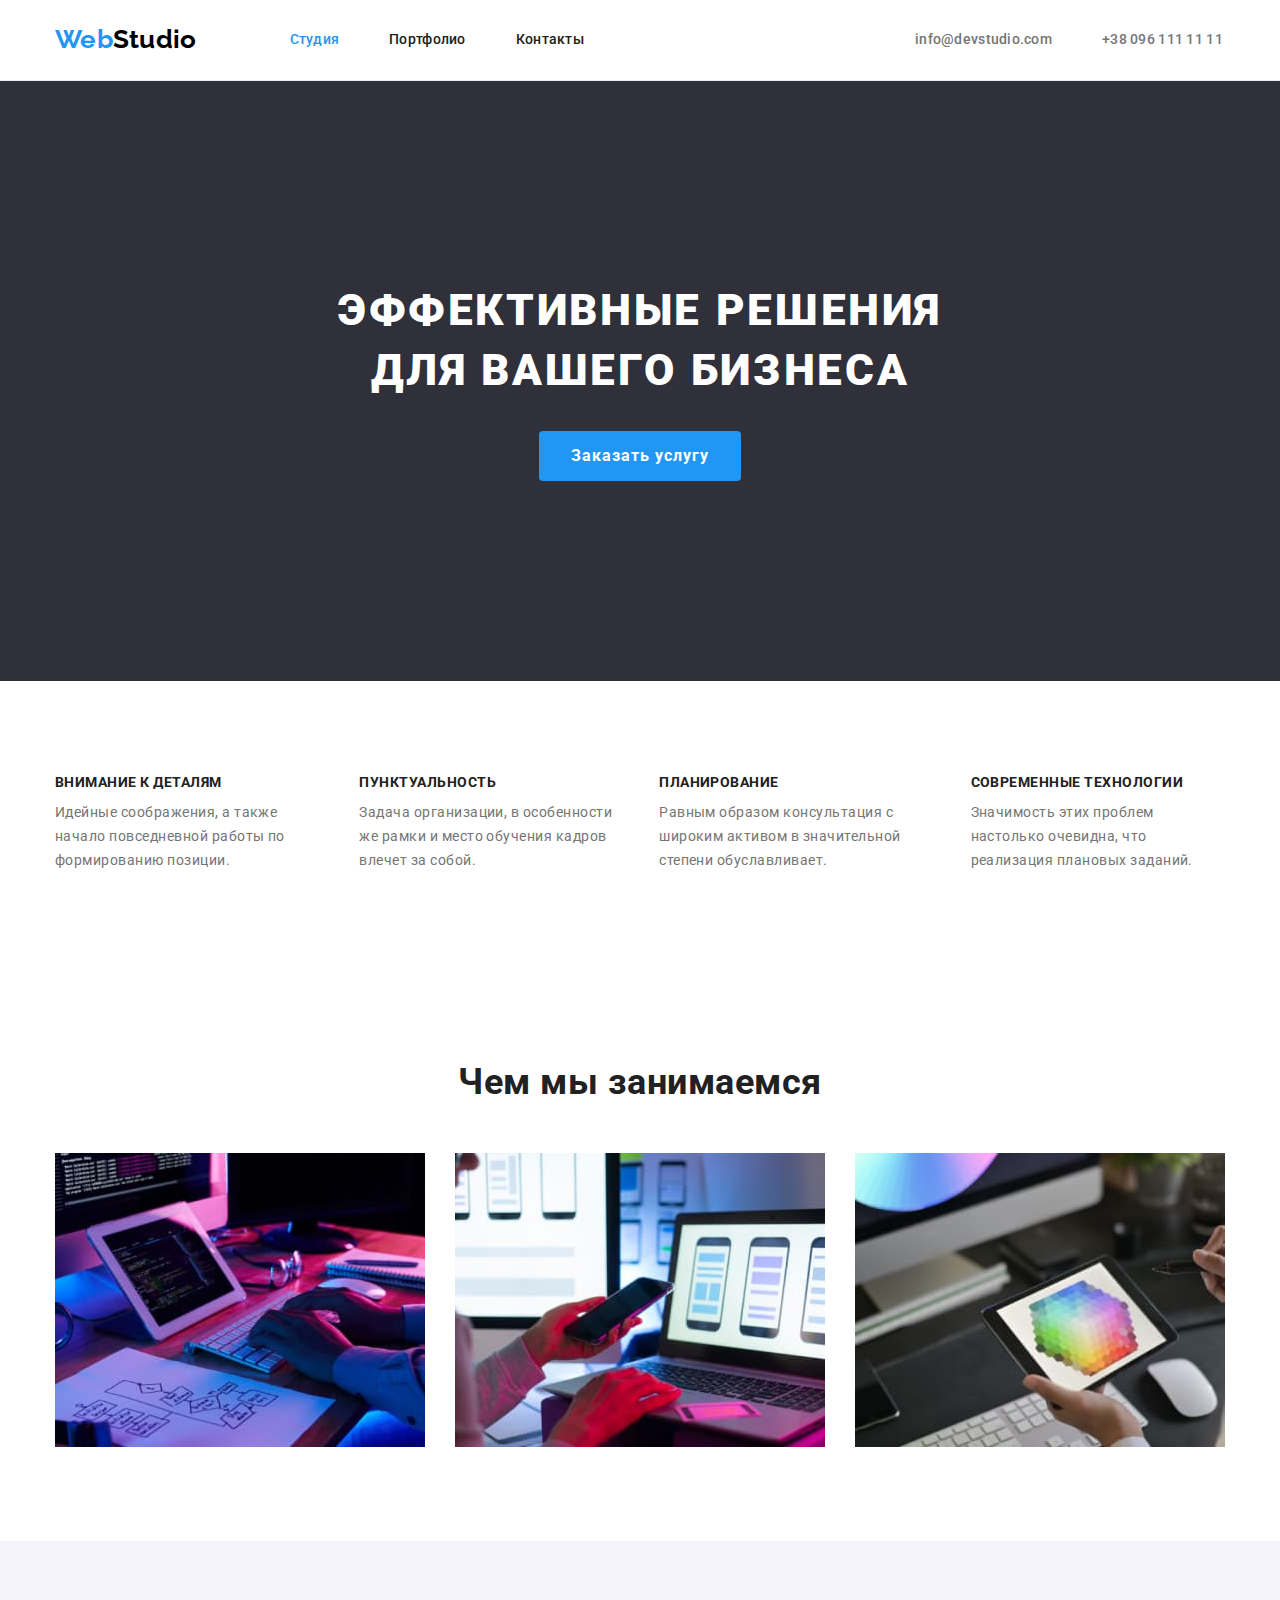
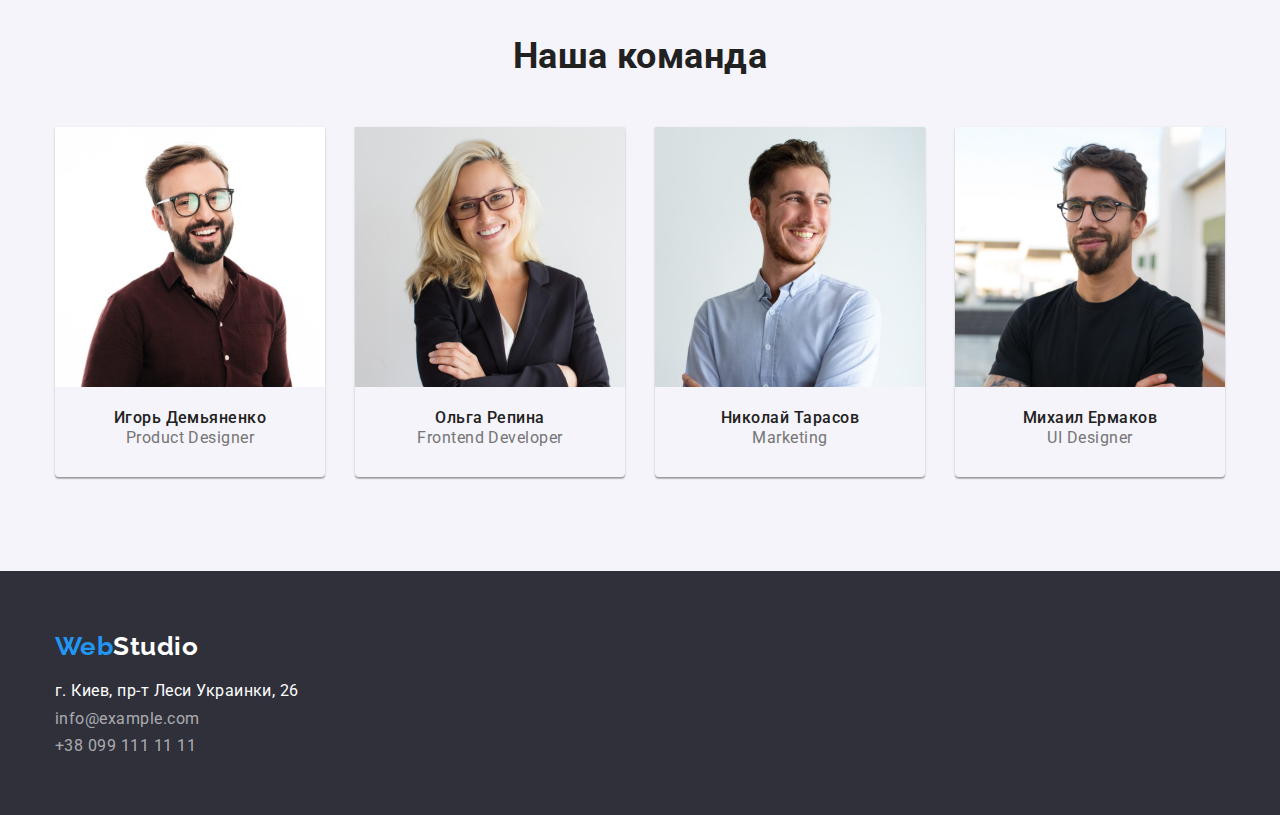
<file: index.html>
<!DOCTYPE html>
<html lang="ru">
  <head>
    <meta charset="UTF-8" />
    <meta http-equiv="X-UA-Compatible" content="IE=edge" />
    <meta name="viewport" content="width=device-width, initial-scale=1.0" />
    <title>Студия</title>
    <link
      href="https://fonts.googleapis.com/css2?family=Raleway:wght@700&family=Roboto:wght@400;500;700;900&display=swap"
      rel="stylesheet"
    />
    <link
      rel="stylesheet"
      href="https://cdnjs.cloudflare.com/ajax/libs/modern-normalize/1.1.0/modern-normalize.min.css"
    />
    <link rel="stylesheet" href="./css/styles.css" />
  </head>
  <body>
    <!-- Шапка сайта -->
    <header class="bline">
      <div class="main-nav container">
        <nav class="site-nav">
          <a href="./index.html" class="logo-link">
            <span class="logo-web">Web</span>Studio
          </a>
          <ul class="site-nav list">
            <li class="item">
              <a href="./index.html" class="link current">Студия</a>
            </li>
            <li class="item">
              <a href="./portfolio.html" class="link">Портфолио</a>
            </li>
            <li class="item"><a href="" class="link">Контакты</a></li>
          </ul>
        </nav>
        <ul class="contacts list">
          <li class="item">
            <a href="mailto:info@devstudio.com" class="link"
              >info@devstudio.com</a
            >
          </li>
          <li class="item">
            <a href="tel:+380961111111" class="link">+38 096 111 11 11</a>
          </li>
        </ul>
      </div>
    </header>
    <main>
      <!-- Герой -->
      <section class="hero section">
        <div class="hero container">
          <h1 class="hero-title">Эффективные решения для вашего бизнеса</h1>
          <button type="button" class="button">Заказать услугу</button>
        </div>
      </section>
      <!-- Особенности -->
      <section class="features section">
        <div class="features container">
          <h2 class="visually-hidden">Особенности</h2>
          <ul class="features list">
            <li class="feature item">
              <h3 class="feature-title">Внимание к деталям</h3>
              <p class="feature-content">
                Идейные соображения, а также начало повседневной работы по
                формированию позиции.
              </p>
            </li>
            <li class="feature item">
              <h3 class="feature-title">Пунктуальность</h3>
              <p class="feature-content">
                Задача организации, в особенности же рамки и место обучения
                кадров влечет за собой.
              </p>
            </li>
            <li class="feature item">
              <h3 class="feature-title">Планирование</h3>
              <p class="feature-content">
                Равным образом консультация с широким активом в значительной
                степени обуславливает.
              </p>
            </li>
            <li class="feature item">
              <h3 class="feature-title">Современные технологии</h3>
              <p class="feature-content">
                Значимость этих проблем настолько очевидна, что реализация
                плановых заданий.
              </p>
            </li>
          </ul>
        </div>
      </section>
      <!-- Виды деятельности -->
      <section class="work section">
        <div class="work container">
          <h2 class="work-title">Чем мы занимаемся</h2>
          <ul class="work list">
            <li class="work item">
              <img
                src="./images/img.jpg"
                alt="Разработка программного обеспечения"
                width="370"
                height="294"
              />
            </li>
            <li class="work item">
              <img
                src="./images/img1.jpg"
                alt="Дизайн интерфейса"
                width="370"
                height="294"
              />
            </li>
            <li class="work item">
              <img
                src="./images/img2.jpg"
                alt="Визуальное оформление"
                width="370"
                height="294"
              />
            </li>
          </ul>
        </div>
      </section>
      <!-- Команда -->
      <section class="team section">
        <div class="team container">
          <h2 class="main-team title">Наша команда</h2>
          <ul class="team list">
            <li class="team item">
              <img
                src="./images/img3.jpg"
                alt="Игорь Демьяненко"
                width="270"
                height="260"
              />
              <h3 class="team-title list">Игорь Демьяненко</h3>
              <p lang="en" class="team-content">Product Designer</p>
            </li>
            <li class="team item">
              <img
                src="./images/img4.jpg"
                alt="Ольга Репина"
                width="270"
                height="260"
              />
              <h3 class="team-title list">Ольга Репина</h3>
              <p lang="en" class="team-content">Frontend Developer</p>
            </li>
            <li class="team item">
              <img
                src="./images/img5.jpg"
                alt="Николай Тарасов"
                width="270"
                height="260"
              />
              <h3 class="team-title list">Николай Тарасов</h3>
              <p lang="en" class="team-content">Marketing</p>
            </li>
            <li class="team item">
              <img
                src="./images/img6.jpg"
                alt="Михаил Ермаков"
                width="270"
                height="260"
              />
              <h3 class="team-title list">Михаил Ермаков</h3>
              <p lang="en" class="team-content">UI Designer</p>
            </li>
          </ul>
        </div>
      </section>
    </main>
    <footer class="footer">
      <div class="footer container">
        <a href="./index.html" class="footer logo">
          <span class="logo-web">Web</span>Studio
        </a>
        <address>
          <ul class="footer list">
            <li class="footer-item">
              <a href="" class="address link"
                >г. Киев, пр-т Леси Украинки, 26</a
              >
            </li>
            <li class="footer-item">
              <a href="mailto:info@example.com" class="footer link"
                >info@example.com</a
              >
            </li>
            <li class="footer-item">
              <a href="tel:+380991111111" class="footer link"
                >+38 099 111 11 11</a
              >
            </li>
          </ul>
        </address>
      </div>
    </footer>
  </body>
</html>
</file>
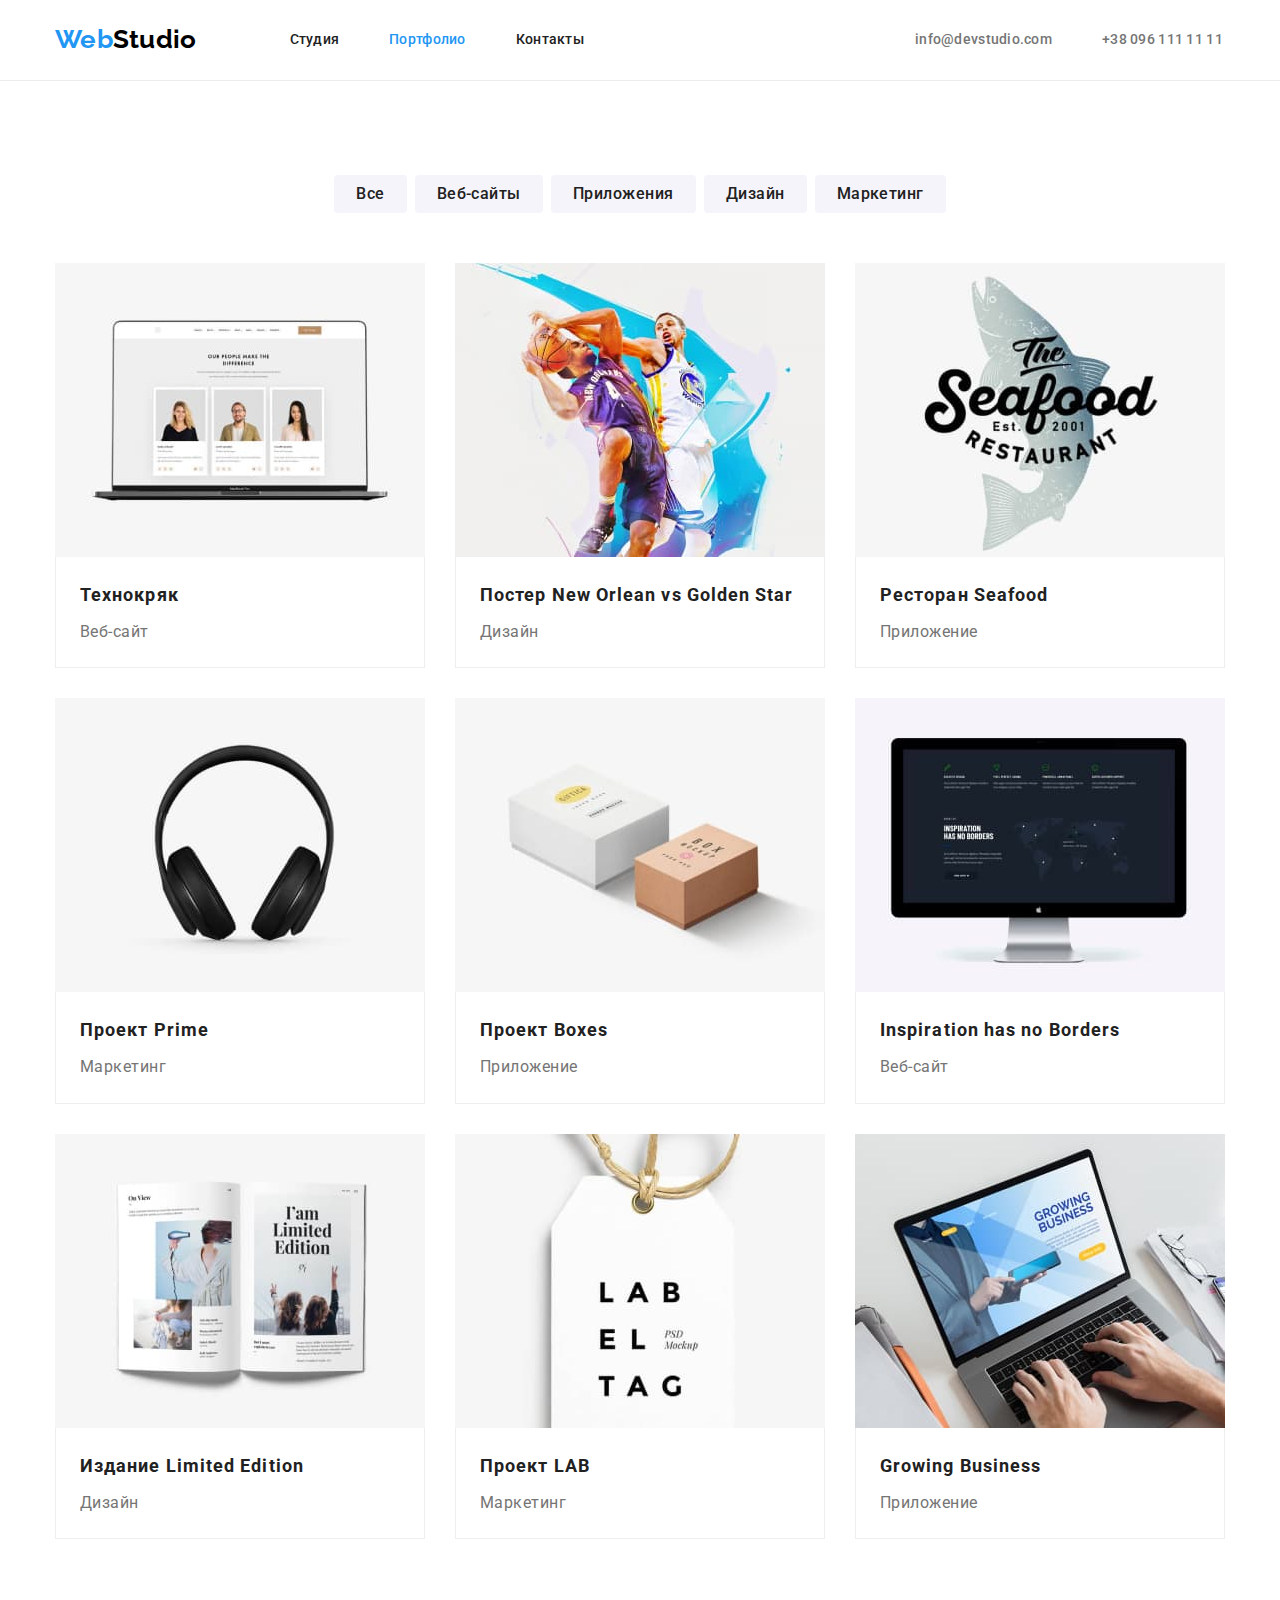
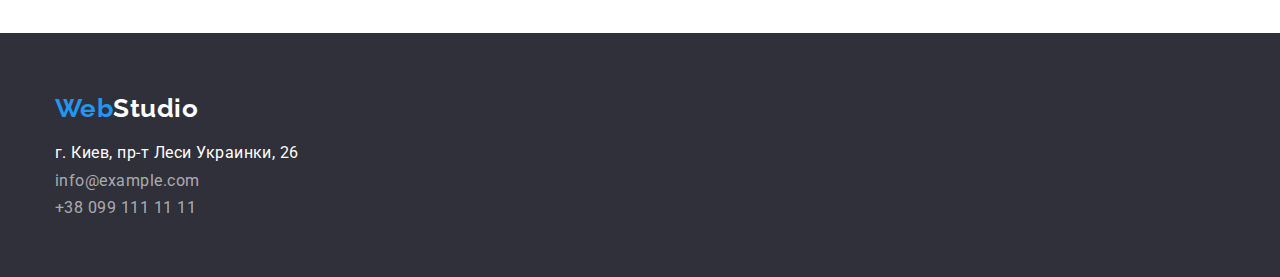
<file: portfolio.html>
<!DOCTYPE html>
<html lang="ru">
  <head>
    <meta charset="UTF-8" />
    <meta http-equiv="X-UA-Compatible" content="IE=edge" />
    <meta name="viewport" content="width=device-width, initial-scale=1.0" />
    <title>Портфолио</title>
    <link
      href="https://fonts.googleapis.com/css2?family=Raleway:wght@700&family=Roboto:wght@400;500;700;900&display=swap"
      rel="stylesheet"
    />
    <link
      rel="stylesheet"
      href="https://cdnjs.cloudflare.com/ajax/libs/modern-normalize/1.1.0/modern-normalize.min.css"
    />
    <link rel="stylesheet" href="./css/styles.css" />
  </head>
  <body>
    <header class="bline">
      <div class="main-nav container">
        <nav class="site-nav">
          <a href="./index.html" class="logo-link"> <span class="logo-web">Web</span>Studio </a>
          <ul class="site-nav list">
            <li class="item"><a href="./index.html" class="link">Студия</a></li>
            <li class="item"><a href="./portfolio.html" class="link current">Портфолио</a></li>
            <li class="item"><a href="" class="link">Контакты</a></li>
          </ul>
        </nav>
        <ul class="contacts list">
          <li class="item">
            <a href="mailto:info@devstudio.com" class="link">info@devstudio.com</a>
          </li>
          <li class="item">
            <a href="tel:+380961111111" class="link">+38 096 111 11 11</a>
          </li>
        </ul>
      </div>
    </header>
    <main>
      <section class="portfolio">
        <div class="portfolio container">
          <h1 class="visually-hidden">Примеры работ</h1>
          <!-- Фильтр -->
          <ul class="filtr list">
            <li class="filtr item"><button type="button" class="button-primary">Все</button></li>
            <li class="filtr item">
              <button type="button" class="button-primary">Веб-сайты</button>
            </li>
            <li class="filtr item">
              <button type="button" class="button-primary">Приложения</button>
            </li>
            <li class="filtr item">
              <button type="button" class="button-primary">Дизайн</button>
            </li>
            <li class="filtr item">
              <button type="button" class="button-primary">Маркетинг</button>
            </li>
          </ul>
          <!-- Примеры работ -->
          <ul class="exampl list">
            <li class="exampl-item">
              <a href="" class="link">
                <img src="./images/web.jpg" alt="Веб-сайт" width="370" height="294" />
                <div class="exampl-content">
                  <h2 class="portfolio-title">Технокряк</h2>
                  <p class="inventory">Веб-сайт</p>
                </div>
              </a>
            </li>
            <li class="exampl-item">
              <a href="" class="link">
                <img
                  src="./images/poster.jpg"
                  alt="Плакат баскетбольного матча"
                  width="370"
                  height="294"
                />
                <div class="exampl-content">
                  <h2 class="portfolio-title">
                    Постер <span lang="en">New Orlean vs Golden Star</span>
                  </h2>
                  <p class="inventory">Дизайн</p>
                </div>
              </a>
            </li>
            <li class="exampl-item">
              <a href="" class="link">
                <img
                  src="./images/restoran.jpg"
                  alt="Ресторан морской еды"
                  width="370"
                  height="294"
                />
                <div class="exampl-content">
                  <h2 class="portfolio-title">Ресторан <span lang="en">Seafood</span></h2>
                  <p class="inventory">Приложение</p>
                </div>
              </a>
            </li>
            <li class="exampl-item">
              <a href="" class="link">
                <img src="./images/headphones.jpg" alt="Наушники" width="370" height="294" />
                <div class="exampl-content">
                  <h2 class="portfolio-title">Проект <span lang="en">Prime</span></h2>
                  <p class="inventory">Маркетинг</p>
                </div>
              </a>
            </li>
            <li class="exampl-item">
              <a href="" class="link">
                <img src="./images/boxes.jpg" alt="Две коробки" width="370" height="294" />

                <div class="exampl-content">
                  <h2 class="portfolio-title">Проект <span lang="en">Boxes</span></h2>
                  <p class="inventory">Приложение</p>
                </div>
              </a>
            </li>
            <li class="exampl-item">
              <a href="" class="link">
                <img
                  src="./images/inspiration.jpg"
                  alt="Страница веб-сайта"
                  width="370"
                  height="294"
                />
                <div class="exampl-content">
                  <h2 lang="en" class="portfolio-title">Inspiration has no Borders</h2>
                  <p class="inventory">Веб-сайт</p>
                </div>
              </a>
            </li>
            <li class="exampl-item">
              <a href="" class="link">
                <img src="./images/magazine.jpg" alt="Журнал" width="370" height="294" />
                <div class="exampl-content">
                  <h2 class="portfolio-title">Издание <span lang="en">Limited Edition</span></h2>
                  <p class="inventory">Дизайн</p>
                </div>
              </a>
            </li>
            <li class="exampl-item">
              <a href="" class="link">
                <img
                  src="./images/label.jpg"
                  alt="Пример дизайна фирменного знака"
                  width="370"
                  height="294"
                />
                <div class="exampl-content">
                  <h2 class="portfolio-title">Проект <span lang="en">LAB</span></h2>
                  <p class="inventory">Маркетинг</p>
                </div>
              </a>
            </li>
            <li class="exampl-item">
              <a href="" class="link">
                <img
                  src="./images/app.jpg"
                  alt="Приложение для персональных компьютеров"
                  width="370"
                  height="294"
                />
                <div class="exampl-content">
                  <h2 lang="en" class="portfolio-title">Growing Business</h2>
                  <p class="inventory">Приложение</p>
                </div>
              </a>
            </li>
          </ul>
        </div>
      </section>
    </main>
    <footer class="footer">
      <div class="footer container">
        <a href="./index.html" class="footer logo"> <span class="logo-web">Web</span>Studio </a>
        <address>
          <ul class="footer list">
            <li class="footer-item">
              <a href="" class="address link">г. Киев, пр-т Леси Украинки, 26</a>
            </li>
            <li class="footer-item">
              <a href="mailto:info@example.com" class="footer link">info@example.com</a>
            </li>
            <li class="footer-item">
              <a href="tel:+380991111111" class="footer link">+38 099 111 11 11</a>
            </li>
          </ul>
        </address>
      </div>
    </footer>
  </body>
</html>
</file>
<file: css/styles.css>
/* основной цвет текста #757575 */
/* вторичный цыет текста #212121; */
/* белый #FFFFFF; */
/*текст футера rgba(255, 255, 255, 0.6); */
/* цвет текста логотипа #000000; #2196F3; */
/* фон футера #2F303A */


:root {
  --primery-tex-color: #757575;
  --title-text-color: #212121;
  --accent-color: #2196f3;
  --logo-color: #000000;
  --bg-color: #ffffff;
  --primery-bg-color: #2f303a;
  --secondary-bg-color: #f5f4fa;
  --white-color: #ffffff;
  --bg-button-color: #188ce8;
  --bg-prbutton-color: #f5f4fa;
  --footer-tx-color: rgba(255, 255, 255, 0.6);

  --card-set-gap: 30px;
  --section-padding: 94px;
}

body {
  color: var(--primery-tex-color);
  background-color: #ffffff;

  font-family: 'Roboto', sans-serif;

  letter-spacing: 0.03em;
}

/*------------------- Утилиты -----------------------*/

img {
  display: block;
  max-width: 100%;
  height: auto;
}

.list {
  padding: 0;
  margin: 0;

  list-style: none;
}

.link {
  display: block;

  text-decoration: none;
}

.visually-hidden {
  position: absolute;
  white-space: nowrap;
  width: 1px;
  height: 1px;
  overflow: hidden;
  border: 0;
  padding: 0;
  clip: rect(0 0 0 0);
  clip-path: inset(50%);
  margin: -1px;
}

.button-primary {
  padding: 0%;
}

.feature-title {
  margin-top: 0;
}
/* ----------------Container------------------------- */

.container {
  width: 1200px;
  margin-right: auto;
  margin-left: auto;
  padding-left: 15px;
  padding-right: 15px;

  /* outline: 2px solid tomato; */
}

/* -----------------Header----------------- */

.bline {
  border-bottom: 1px solid #ececec;
}

.main-nav {
  display: flex;
  align-items: center;
}

/* ------------------Logo------------------ */

.logo-link {
  padding-top: 24px;
  padding-bottom: 25px;

  color: var(--logo-color);

  font-family: Raleway;
  font-weight: 700;
  font-size: 26px;
  line-height: 1.2;
  text-decoration: none;
}

.logo-web {
  color: var(--accent-color);
}

/* ----------------Site nav-------------------------- */
.site-nav {
  display: flex;

  font-weight: 500;
  font-size: 14px;
  line-height: 1.14;
  letter-spacing: 0.02em;
}

.site-nav.list {
  margin-left: 93px;
  padding-bottom: 32px;
  padding-top: 32px;
}

.site-nav .item:not(:last-child) {
  margin-right: 50px;
}

.contacts .item:not(:last-child) {
  margin-right: 50px;
}

.site-nav .link {
  color: var(--title-text-color);
}

.site-nav .link:hover,
.site-nav .link:focus {
  color: var(--accent-color);
}

.site-nav .link.current {
  color: var(--accent-color);
}

/*------------------------ Contacts--------------------- */
.contacts {
  display: flex;
  height: 16px;
  margin-left: 331px;

  font-weight: 500;
  font-size: 14px;
  line-height: 1.14;
  letter-spacing: 0.02em;
}

.contacts .link {
  color: var(--primery-tex-color);
}

.contacts .link:hover,
.contacts .link:focus {
  color: var(--accent-color);
}

/*--------------------- INDEX ----------------------*/
/* ---------------------Hero --------------------- */

.hero.section {
  padding-top: 200px;
  padding-bottom: 200px;
}
.hero {
  background-color: var(--primery-bg-color);

  text-align: center;

  /* outline: 2px solid tomato; */
}

.hero.container {
  /* outline: 2px solid tomato; */
}

.hero-title {
  display: inline-block;
  margin-top: 0;
  margin-bottom: var(--card-set-gap);
  width: 696px;

  color: var(--white-color);

  font-weight: 900;
  font-size: 44px;
  line-height: 1.36;
  letter-spacing: 0.06em;
  text-transform: uppercase;

  /* outline: 2px solid tomato; */
}

/* ---------------------Button ---------------------*/

.button {
  display: block;
  margin-left: auto;
  margin-right: auto;
  padding: 10px 32px;
  /* border: 1px solid var(--logo-color); */
  border: 0;
  border-radius: 4px;

  color: var(--white-color);
  background-color: var(--accent-color);

  font-family: inherit;
  font-weight: 700;
  font-size: 16px;
  line-height: 1.9;
  letter-spacing: 0.06em;

  cursor: pointer;
}

.button-primary {
  border: 0;
  border-radius: 4px;
  padding: 6px 22px;

  background-color: var(--bg-prbutton-color);
  color: var(--title-text-color);

  font-family: inherit;
  font-weight: 500;
  font-size: 16px;
  line-height: 1.6;
  text-align: center;
  letter-spacing: 0.03em;

  cursor: pointer;
}

.button-primary:hover,
.button-primary:focus {
  background-color: var(--accent-color);
  color: var(--white-color);
  box-shadow: 0px 3px 1px rgba(0, 0, 0, 0.1), 0px 1px 2px rgba(0, 0, 0, 0.08),
    0px 2px 2px rgba(0, 0, 0, 0.12);
}

.button:hover,
.button:focus {
  background-color: var(--bg-button-color);
  box-shadow: 0px 4px 4px rgba(0, 0, 0, 0.15);
}

/*---------------------- Features --------------------*/

.section-title {
  margin-top: 0;
}

.features.section {
  padding-top: var(--section-padding);
  padding-bottom: var(--section-padding);
}

.feature-title {
  margin-bottom: 10px;

  color: var(--title-text-color);

  font-weight: 700;
  font-size: 14px;
  line-height: 1.14;
  text-transform: uppercase;
}

.features {
  font-size: 14px;
  line-height: 1.7;
}

.features.list {
  display: flex;
  /* outline: 2px solid tomato; */
}

.feature.item:not(:last-child) {
  margin-right: var(--card-set-gap);
}

.feature-content {
  margin: 0;
}

/*--------------------- Work --------------------------*/

.work.section {
  padding-top: var(--section-padding);
  padding-bottom: var(--section-padding);
}

.work-title {
  display: block;
  width: 376px;
  margin-right: auto;
  margin-left: auto;
  margin-top: 0;
  margin-bottom: 50px;

  color: var(--title-text-color);

  font-weight: 700;
  font-size: 36px;
  line-height: 1.17;
  text-align: center;

  /* outline: 2px solid tomato; */
}

.work.list {
  display: flex;
}

.work.item:not(:last-child) {
  margin-right: var(--card-set-gap);
}

/*----------------------- Team-------------------------- */

.team.section {
  padding-top: var(--section-padding);
  padding-bottom: var(--section-padding);
}

.team {
  background-color: var(--secondary-bg-color);

  font-size: 16px;
  line-height: 1.19;
  text-align: center;
}

.main-team.title {
  display: block;
  width: 264px;
  margin-top: 0;
  margin-bottom: 50px;
  margin-left: auto;
  margin-right: auto;

  color: var(--title-text-color);

  font-weight: 700;
  font-size: 36px;
  line-height: 1.17;
  text-align: center;
  /* outline: 2px solid tomato; */
}

.team-title {
  margin-bottom: 10px;
  margin-top: 0;
  padding-top: var(--card-set-gap);

  color: var(--title-text-color);

  font-weight: 500;
  font-size: 16px;
  line-height: 1.19px;
  text-align: center;
}

.team.list {
  display: flex;
}

.team-content {
  margin-top: 0;
  margin-bottom: 0;
  padding-bottom: var(--card-set-gap);
}

.team.item:not(:last-child) {
  margin-right: var(--card-set-gap);
}

.team.item {
  box-shadow: 0px 1px 3px rgba(0, 0, 0, 0.12), 0px 1px 1px rgba(0, 0, 0, 0.14),
    0px 2px 1px rgba(0, 0, 0, 0.2);
  border-radius: 0px 0px 4px 4px;
}

/*------------------------ Footer ----------------*/
.footer.container {
  padding-top: 0;
  padding-bottom: 0;
  /* outline: 2px solid tomato; */
}

.footer {
  padding-top: 60px;
  padding-bottom: 60px;

  background-color: var(--primery-bg-color);

  /* outline: 2px solid tomato; */
}

.footer.list {
  padding-top: 0;
  padding-bottom: 0;
  /* height: 81px; */

  font-style: normal;
  /* outline: 2px solid tomato; */
}

.footer.logo {
  display: block;
  margin-bottom: 20px;
  padding-top: 0;
  padding-bottom: 0;

  color: var(--white-color);

  font-family: Raleway;
  font-weight: 700;
  font-size: 26px;
  line-height: 1.2;
  /* outline: 2px solid tomato; */
}
.address,
.footer.logo {
  text-decoration: none;
}

.address {
  color: var(--white-color);
}

.footer.link {
  padding-top: 0;
  padding-bottom: 0;
  text-decoration: none;

  color: var(--footer-tx-color);
}

.address:hover,
.address:focus {
  color: var(--accent-color);
}

.footer.link:hover,
.footer.link:focus {
  color: var(--accent-color);
}

.footer-item:not(:last-child) {
  margin-bottom: 9px;
}

/*--------------------- PORTFOLIO----------------------*/

/* -----------------Filtr---------------- */

.portfolio {
  padding-top: var(--section-padding);
  padding-bottom: var(--section-padding);
  /* outline: 2px solid tomato; */
}

.portfolio.container {
  padding-top: 0;
  padding-bottom: 0;

  /* outline: 2px solid tomato; */
}

.portfolio-title {
  color: var(--title-text-color);

  font-weight: 700;
  font-size: 18px;
  line-height: 2;
  letter-spacing: 0.06em;
}

.filtr.list {
  display: flex;
  justify-content: center;
  margin-bottom: 50px;

  /* outline: 2px solid tomato; */
}

.filtr.item:not(:last-child) {
  margin-right: 8px;
}

.exampl.list {
  display: flex;
  flex-wrap: wrap;
  flex-basis: calc(100% / 3-30px);
  margin-top: calc(-1 * var(--card-set-gap));
  margin-left: calc(-1 * var(--card-set-gap));
}

.exampl-item {
  margin-top: var(--card-set-gap);
  margin-left: var(--card-set-gap);

  /* outline: 2px solid tomato; */
}

.exampl-content {
  padding: 20px 24px;
  border-left: 1px solid #eeeeee;
  border-right: 1px solid #eeeeee;
  border-bottom: 1px solid #eeeeee;
}

.portfolio-title {
  margin-top: 0;
  margin-bottom: 4px;
}

.inventory {
  margin-top: 0;
  margin-bottom: 0;

  color: var(--primery-tex-color);

  font-size: 16px;
  line-height: 1.9;
}
</file>
